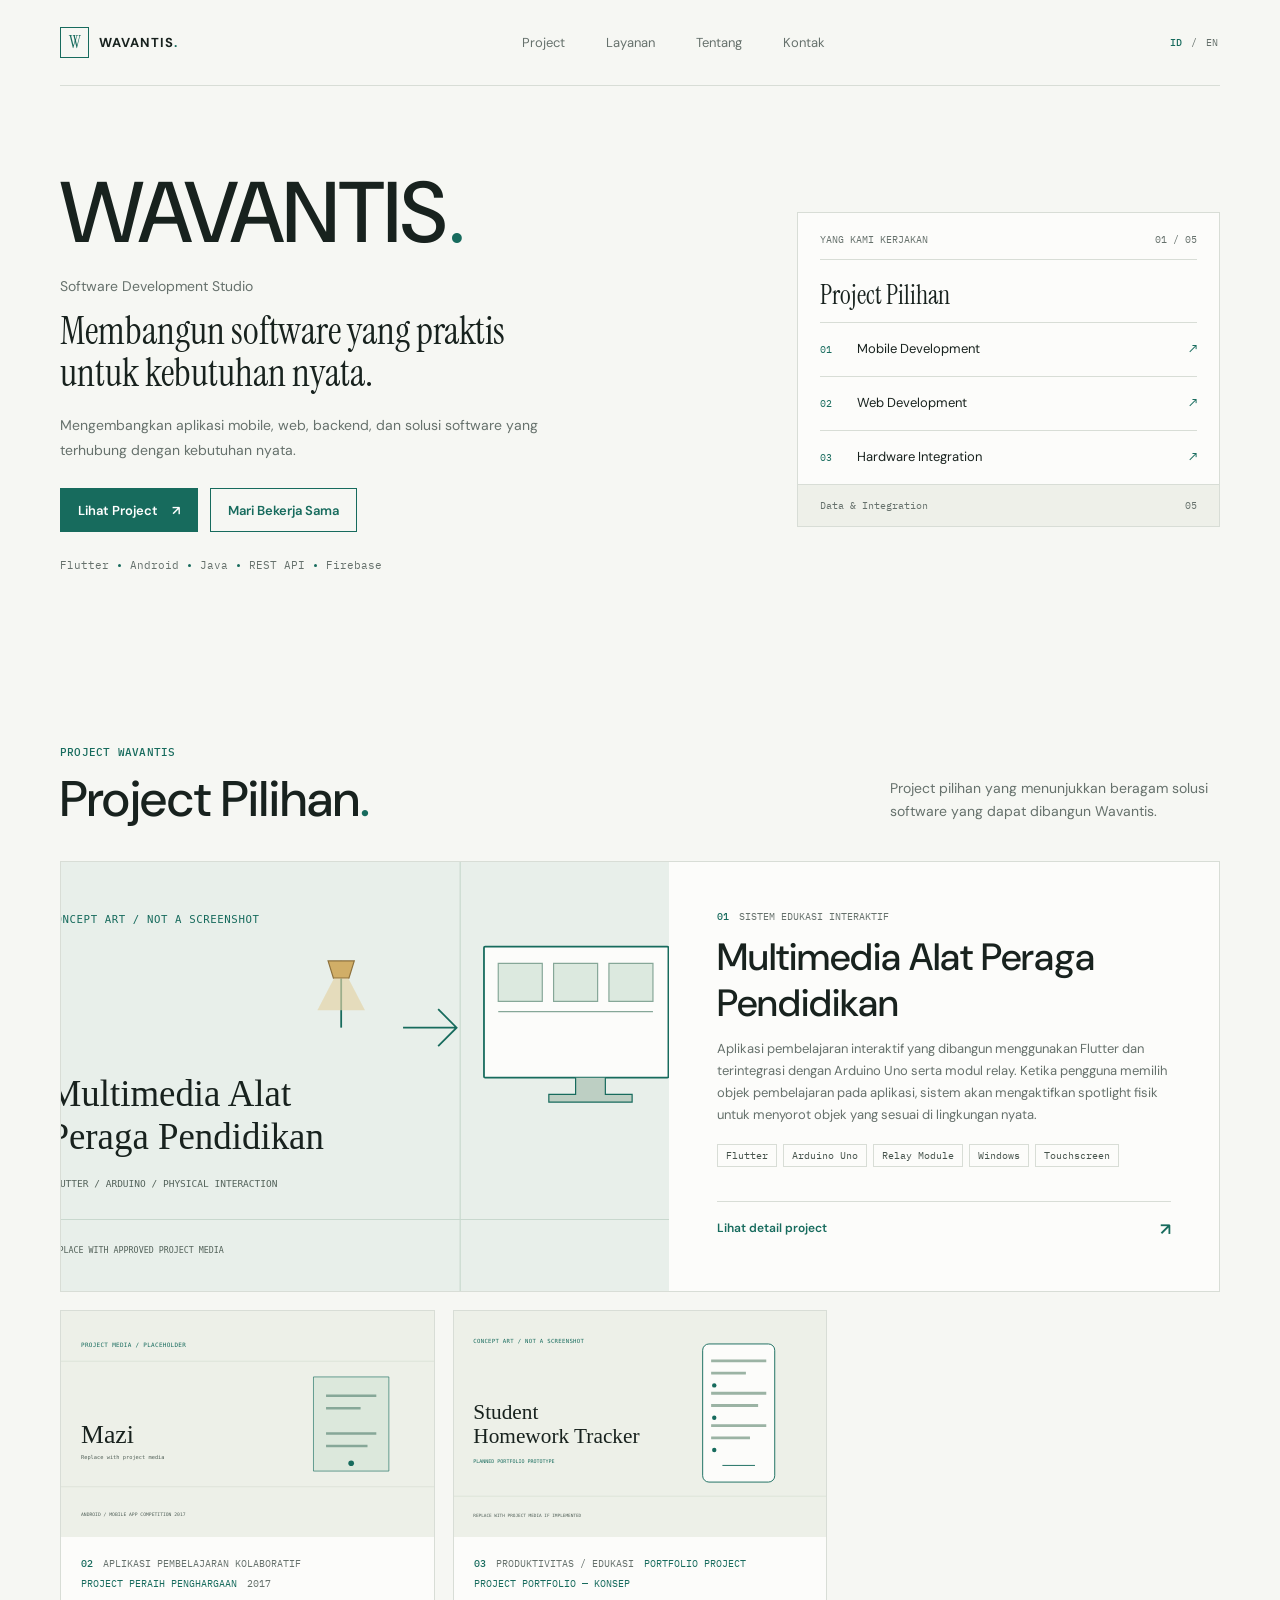
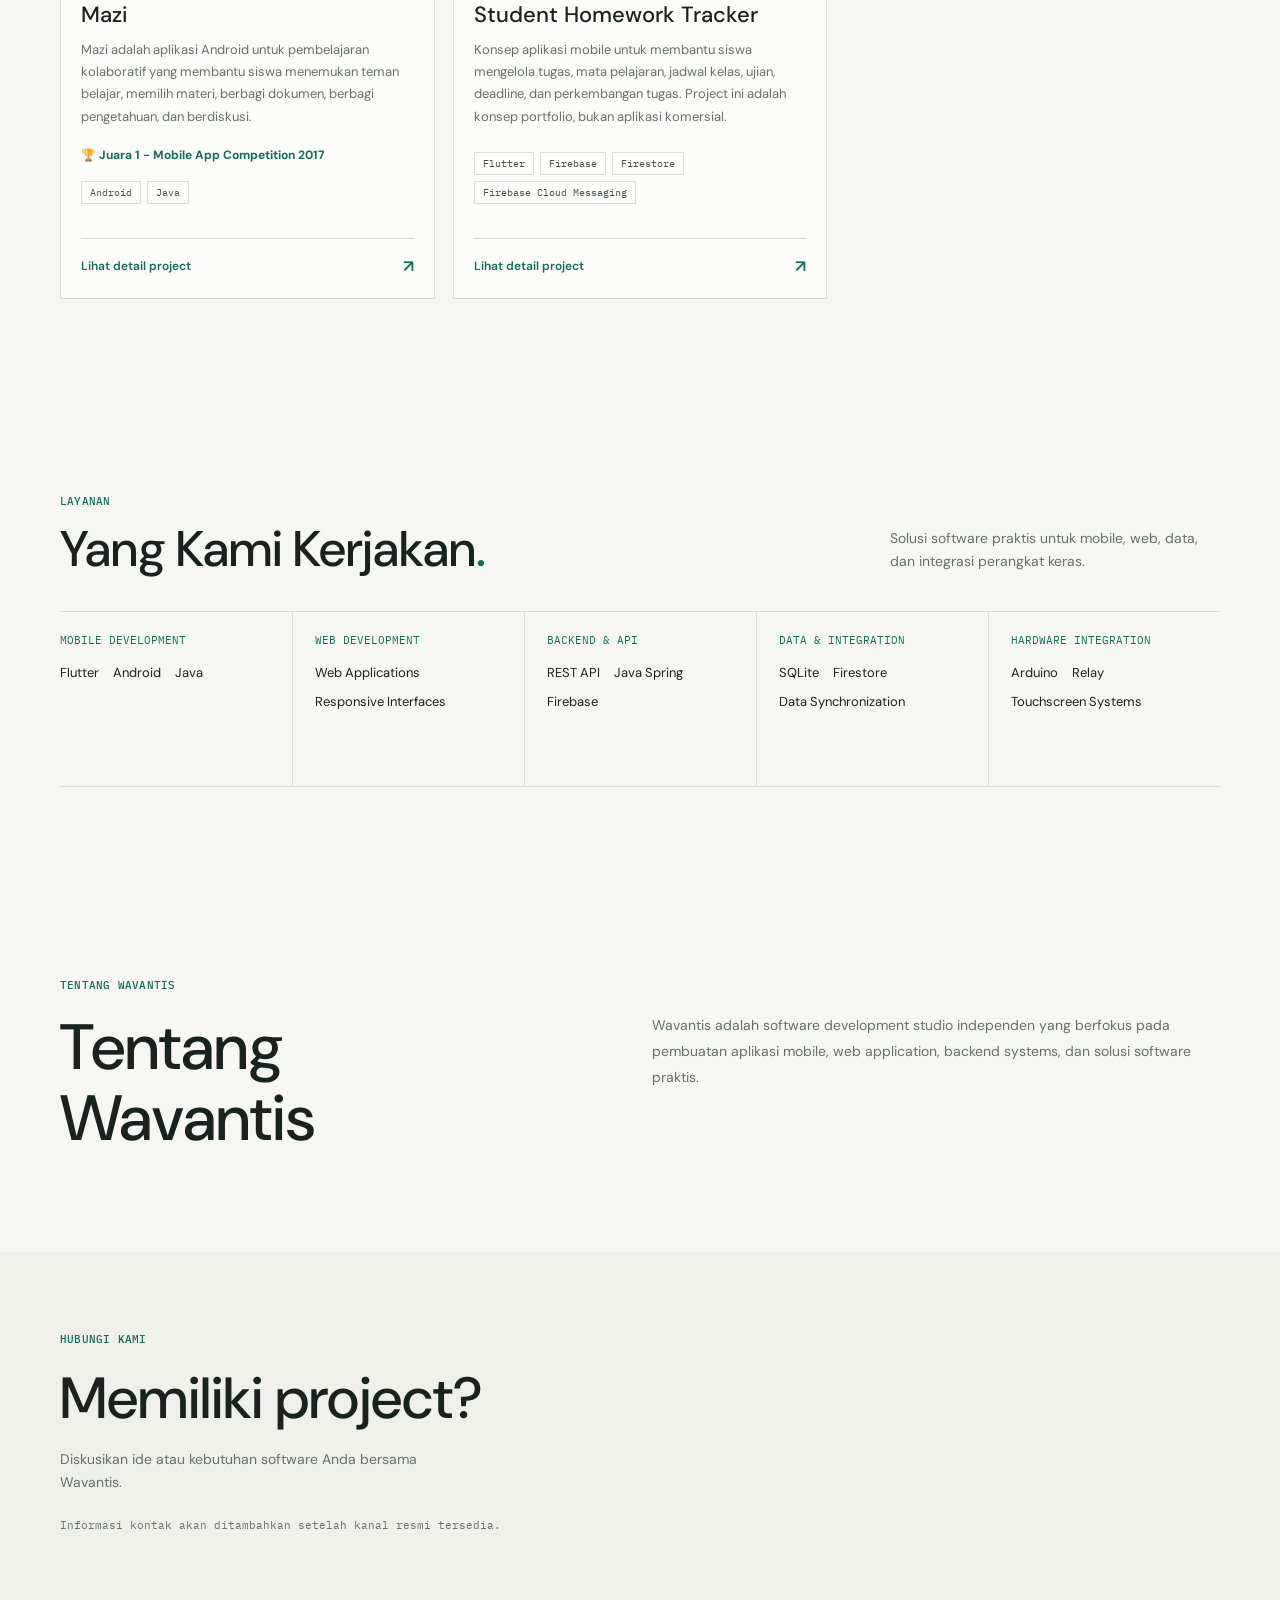
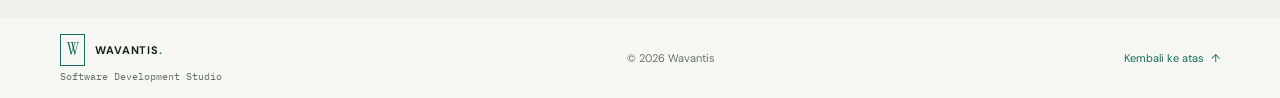
<file: index.html>
<!doctype html>
<html lang="id">
<head>
  <meta charset="utf-8">
  <meta name="viewport" content="width=device-width, initial-scale=1">
  <meta name="theme-color" content="#f6f7f3">
  <meta name="description" content="Wavantis adalah software development studio yang membangun aplikasi mobile, web, backend, dan solusi software untuk kebutuhan nyata.">
  <meta property="og:type" content="website">
  <meta property="og:title" content="Wavantis — Software Development Studio">
  <meta property="og:description" content="Wavantis adalah software development studio yang membangun aplikasi mobile, web, backend, dan solusi software untuk kebutuhan nyata.">
  <meta property="og:url" content="https://wavantis.github.io/">
  <meta property="og:image" content="https://wavantis.github.io/assets/og-cover.svg">
  <meta name="twitter:card" content="summary_large_image">
  <title>Wavantis — Software Development Studio</title>
  <link rel="canonical" href="https://wavantis.github.io/">
  <link rel="icon" href="assets/favicon.svg" type="image/svg+xml">
  <link rel="preconnect" href="https://fonts.googleapis.com">
  <link rel="preconnect" href="https://fonts.gstatic.com" crossorigin>
  <link href="https://fonts.googleapis.com/css2?family=DM+Sans:wght@400;500;600;700&family=Instrument+Serif:ital@0;1&family=IBM+Plex+Mono:wght@400;500&display=swap" rel="stylesheet">
  <link rel="stylesheet" href="styles.css">
  <script src="i18n.js" defer></script>
  <script src="script.js" defer></script>
</head>
<body>
  <a class="skip-link" href="#main" data-i18n="accessibility.skip">Lewati ke konten</a>
  <header class="site-header">
    <a class="wordmark" href="#top" data-i18n-attr="aria-label|nav.homeLabel">
      <span class="wordmark-mark" aria-hidden="true">W</span>
      <span>WAVANTIS<span class="wordmark-period">.</span></span>
    </a>
    <nav data-i18n-attr="aria-label|nav.mainLabel">
      <a href="#projects" data-i18n="nav.projects">Project</a>
      <a href="#capabilities" data-i18n="nav.capabilities">Layanan</a>
      <a href="#about" data-i18n="nav.about">Tentang</a>
      <a href="#contact" data-i18n="nav.contact">Kontak</a>
    </nav>
    <div class="language-toggle" data-language-toggle role="group" aria-label="Pilih bahasa">
      <button type="button" data-language="id" aria-pressed="true">ID</button>
      <span aria-hidden="true">/</span>
      <button type="button" data-language="en" aria-pressed="false">EN</button>
    </div>
  </header>

  <main id="main">
    <section class="hero section-shell" id="top" aria-labelledby="hero-title">
      <div class="hero-copy">
        <h1 id="hero-title">WAVANTIS<span class="heading-period">.</span></h1>
        <p class="hero-role" data-i18n="brand.tagline">Software Development Studio</p>
        <p class="hero-statement" data-i18n="hero.statement">Membangun software yang praktis untuk kebutuhan nyata.</p>
        <p class="hero-description" data-i18n="hero.description">Mengembangkan aplikasi mobile, web, backend, dan solusi software yang terhubung dengan kebutuhan nyata.</p>
        <div class="hero-actions">
          <a class="button button-primary" href="#projects"><span data-i18n="hero.viewProjects">Lihat Project</span> <span aria-hidden="true">&#8599;</span></a>
          <a class="button button-secondary" href="#contact" data-i18n="hero.contact">Mari Bekerja Sama</a>
        </div>
        <p class="hero-stack"><span>Flutter</span><i aria-hidden="true"></i><span>Android</span><i aria-hidden="true"></i><span>Java</span><i aria-hidden="true"></i><span>REST API</span><i aria-hidden="true"></i><span>Firebase</span></p>
      </div>
      <aside class="hero-index" data-i18n-attr="aria-label|capabilities.title">
        <div class="hero-index-top"><span data-i18n="capabilities.title">Layanan</span><span>01 / 05</span></div>
        <p class="hero-index-title" data-i18n="projects.title">Project Pilihan</p>
        <ol>
          <li><span class="index-number">01</span><span data-i18n="capabilities.mobile">Mobile Development</span><span class="index-arrow" aria-hidden="true">&#8599;</span></li>
          <li><span class="index-number">02</span><span data-i18n="capabilities.web">Web Development</span><span class="index-arrow" aria-hidden="true">&#8599;</span></li>
          <li><span class="index-number">03</span><span data-i18n="capabilities.hardware">Hardware Integration</span><span class="index-arrow" aria-hidden="true">&#8599;</span></li>
        </ol>
        <div class="hero-index-foot"><span data-i18n="capabilities.integration">Data &amp; Integration</span><span>05</span></div>
      </aside>
    </section>

    <section class="section-shell projects-section" id="projects" aria-labelledby="projects-title">
      <div class="section-heading">
        <div>
          <p class="eyebrow" data-i18n="projects.eyebrow">Project Wavantis</p>
          <h2 id="projects-title" data-i18n="projects.title">Project Pilihan<span class="heading-period">.</span></h2>
        </div>
        <p class="section-intro" data-i18n="projects.intro">Project pilihan yang menunjukkan beragam solusi software yang dapat dibangun Wavantis.</p>
      </div>
      <div class="project-grid" id="project-grid" aria-live="polite" aria-busy="true">
        <p class="project-status" data-i18n="projects.loading">Memuat project pilihan...</p>
      </div>
      <noscript><p class="project-status">Aktifkan JavaScript untuk melihat daftar project pilihan.</p></noscript>
    </section>

    <section class="section-shell skills-section" id="capabilities" aria-labelledby="capabilities-title">
      <div class="section-heading">
        <div>
          <p class="eyebrow" data-i18n="capabilities.eyebrow">Layanan</p>
          <h2 id="capabilities-title" data-i18n="capabilities.title">Yang Kami Kerjakan<span class="heading-period">.</span></h2>
        </div>
        <p class="section-intro" data-i18n="capabilities.intro">Solusi software praktis untuk mobile, web, data, dan integrasi perangkat keras.</p>
      </div>
      <div class="skill-grid">
        <div class="skill-group"><h3 data-i18n="capabilities.mobile">Mobile Development</h3><ul><li>Flutter</li><li>Android</li><li>Java</li></ul></div>
        <div class="skill-group"><h3 data-i18n="capabilities.web">Web Development</h3><ul><li data-i18n="capabilities.webApps">Web Applications</li><li data-i18n="capabilities.responsive">Responsive Interfaces</li></ul></div>
        <div class="skill-group"><h3 data-i18n="capabilities.backend">Backend &amp; API</h3><ul><li>REST API</li><li>Java Spring</li><li>Firebase</li></ul></div>
        <div class="skill-group"><h3 data-i18n="capabilities.integration">Data &amp; Integration</h3><ul><li>SQLite</li><li>Firestore</li><li data-i18n="capabilities.sync">Data Synchronization</li></ul></div>
        <div class="skill-group"><h3 data-i18n="capabilities.hardware">Hardware Integration</h3><ul><li>Arduino</li><li>Relay</li><li data-i18n="capabilities.touchscreen">Touchscreen Systems</li></ul></div>
      </div>
    </section>

    <section class="section-shell about-section" id="about" aria-labelledby="about-title">
      <p class="eyebrow" data-i18n="about.eyebrow">Tentang Wavantis</p>
      <div class="about-layout">
        <h2 id="about-title" data-i18n="about.title">Tentang Wavantis</h2>
        <div class="about-copy">
          <p data-i18n="about.description">Wavantis adalah software development studio independen yang berfokus pada pembuatan aplikasi mobile, web application, backend systems, dan solusi software praktis.</p>
        </div>
      </div>
    </section>

    <section class="contact-band" id="contact" aria-labelledby="contact-title">
      <div class="section-shell contact-layout contact-layout-simple">
        <div>
          <p class="eyebrow" data-i18n="contact.eyebrow">Hubungi Kami</p>
          <h2 id="contact-title" data-i18n="contact.title">Memiliki project?</h2>
          <p class="contact-intro" data-i18n="contact.intro">Diskusikan ide atau kebutuhan software Anda bersama Wavantis.</p>
          <p class="contact-note" data-i18n="contact.note">Informasi kontak akan ditambahkan setelah kanal resmi tersedia.</p>
        </div>
      </div>
    </section>
  </main>

  <footer class="site-footer section-shell">
    <div class="footer-brand"><a class="wordmark footer-wordmark" href="#top"><span class="wordmark-mark" aria-hidden="true">W</span><span>WAVANTIS<span class="wordmark-period">.</span></span></a><p data-i18n="brand.tagline">Software Development Studio</p></div>
    <p data-i18n="footer.copyright">© 2026 Wavantis</p>
    <a class="back-top" href="#top"><span data-i18n="footer.backTop">Kembali ke atas</span> <span aria-hidden="true">&#8593;</span></a>
  </footer>
</body>
</html>
</file>
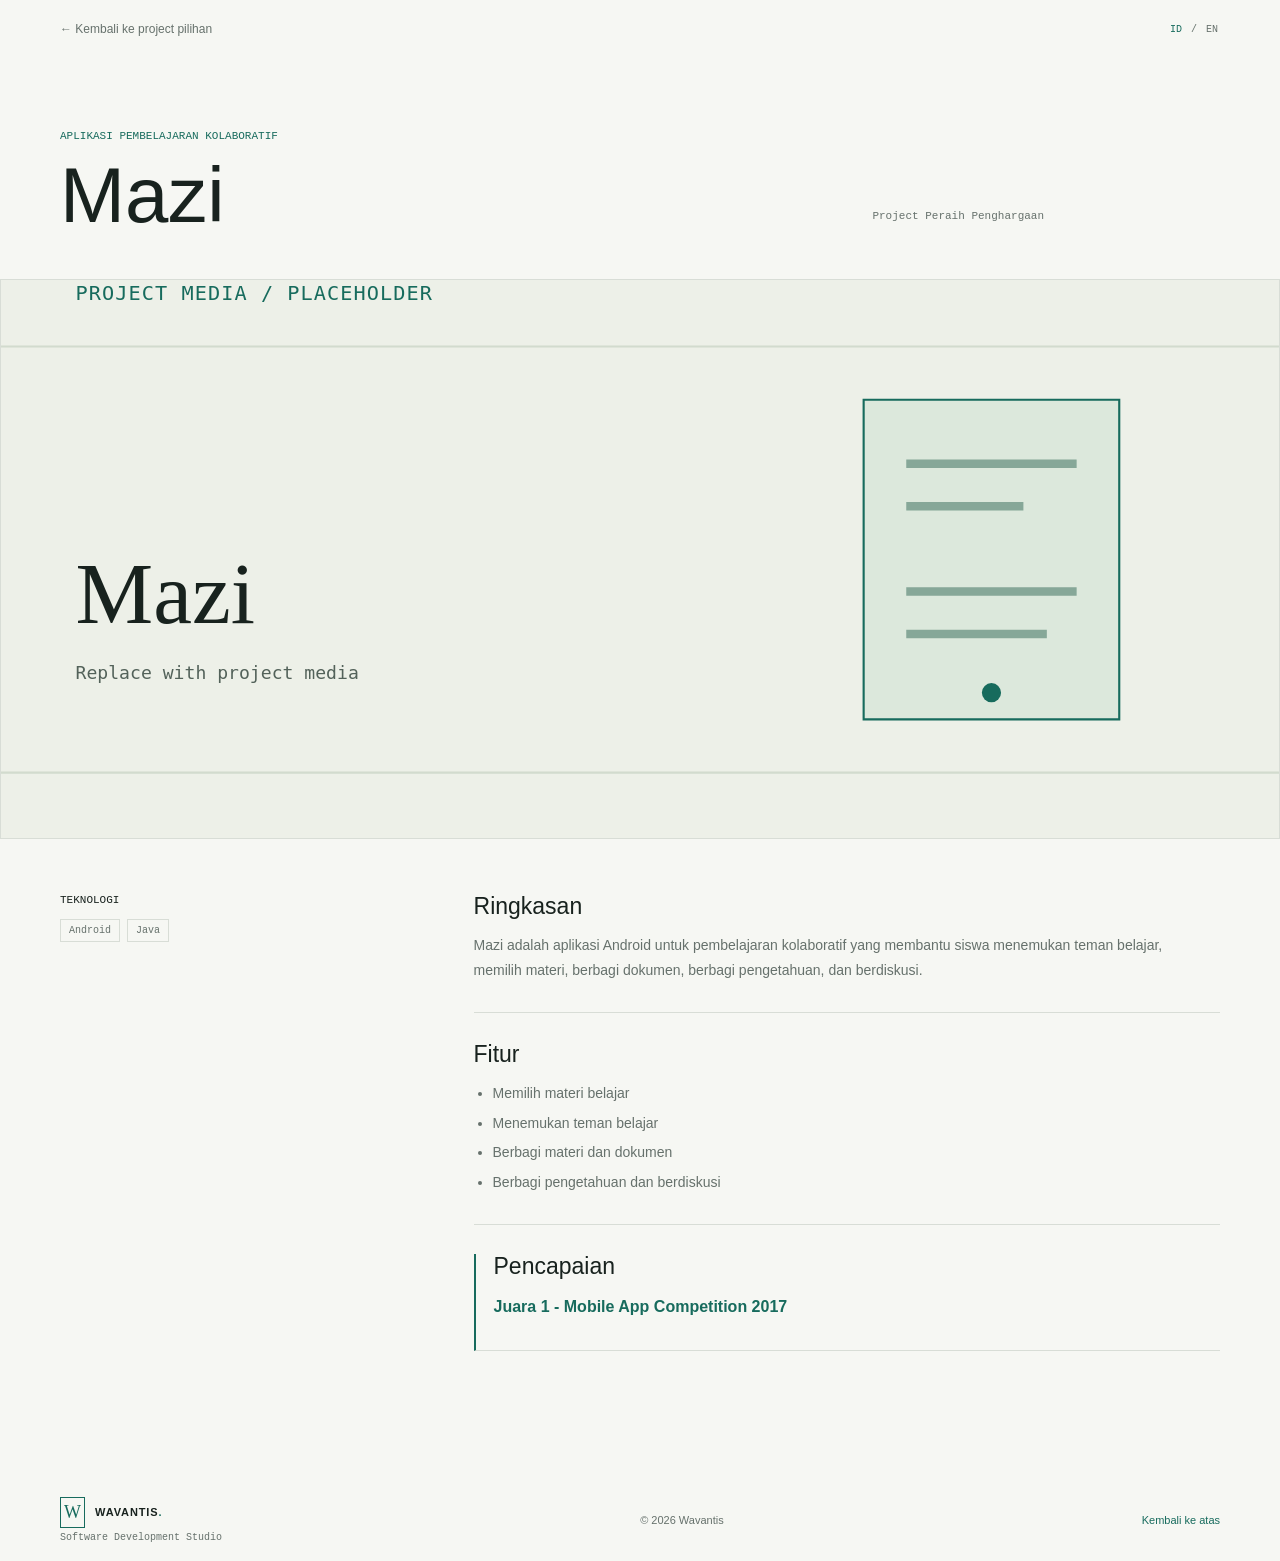
<file: projects/mazi/index.html>
<!doctype html>
<html lang="id">
<head>
  <meta charset="utf-8">
  <meta name="viewport" content="width=device-width, initial-scale=1">
  <meta name="description" content="Mazi adalah aplikasi Android untuk pembelajaran kolaboratif. Project ini meraih Juara 1 Mobile App Competition 2017.">
  <meta property="og:type" content="article">
  <meta property="og:title" content="Mazi — Wavantis">
  <meta property="og:description" content="Aplikasi Android untuk pembelajaran kolaboratif, peraih Juara 1 Mobile App Competition 2017.">
  <meta property="og:image" content="https://wavantis.github.io/projects/mazi/cover.svg">
  <title>Mazi — Wavantis</title>
  <link rel="canonical" href="https://wavantis.github.io/projects/mazi/">
  <link rel="icon" href="../../assets/favicon.svg" type="image/svg+xml">
  <link rel="stylesheet" href="../../styles.css">
  <script src="../../i18n.js" defer></script>
  <script src="../detail.js" defer></script>
</head>
<body>
  <a class="skip-link" href="#main" data-i18n="accessibility.skip">Lewati ke konten</a>
  <header class="detail-header section-shell"><a class="back-link" href="../../#projects">&#8592; <span data-i18n="detail.back">Kembali ke project pilihan</span></a><div class="language-toggle" data-language-toggle role="group" aria-label="Pilih bahasa"><button type="button" data-language="id" aria-pressed="true">ID</button><span aria-hidden="true">/</span><button type="button" data-language="en" aria-pressed="false">EN</button></div></header>
  <main id="main"><div class="project-detail" id="project-detail" data-project="project.json" aria-live="polite"></div></main>
  <footer class="site-footer section-shell"><div class="footer-brand"><a class="wordmark footer-wordmark" href="../../"><span class="wordmark-mark" aria-hidden="true">W</span><span>WAVANTIS<span class="wordmark-period">.</span></span></a><p data-i18n="brand.tagline">Software Development Studio</p></div><p data-i18n="footer.copyright">© 2026 Wavantis</p><a class="back-top" href="../../#top" data-i18n="footer.backTop">Kembali ke atas</a></footer>
</body>
</html>
</file>
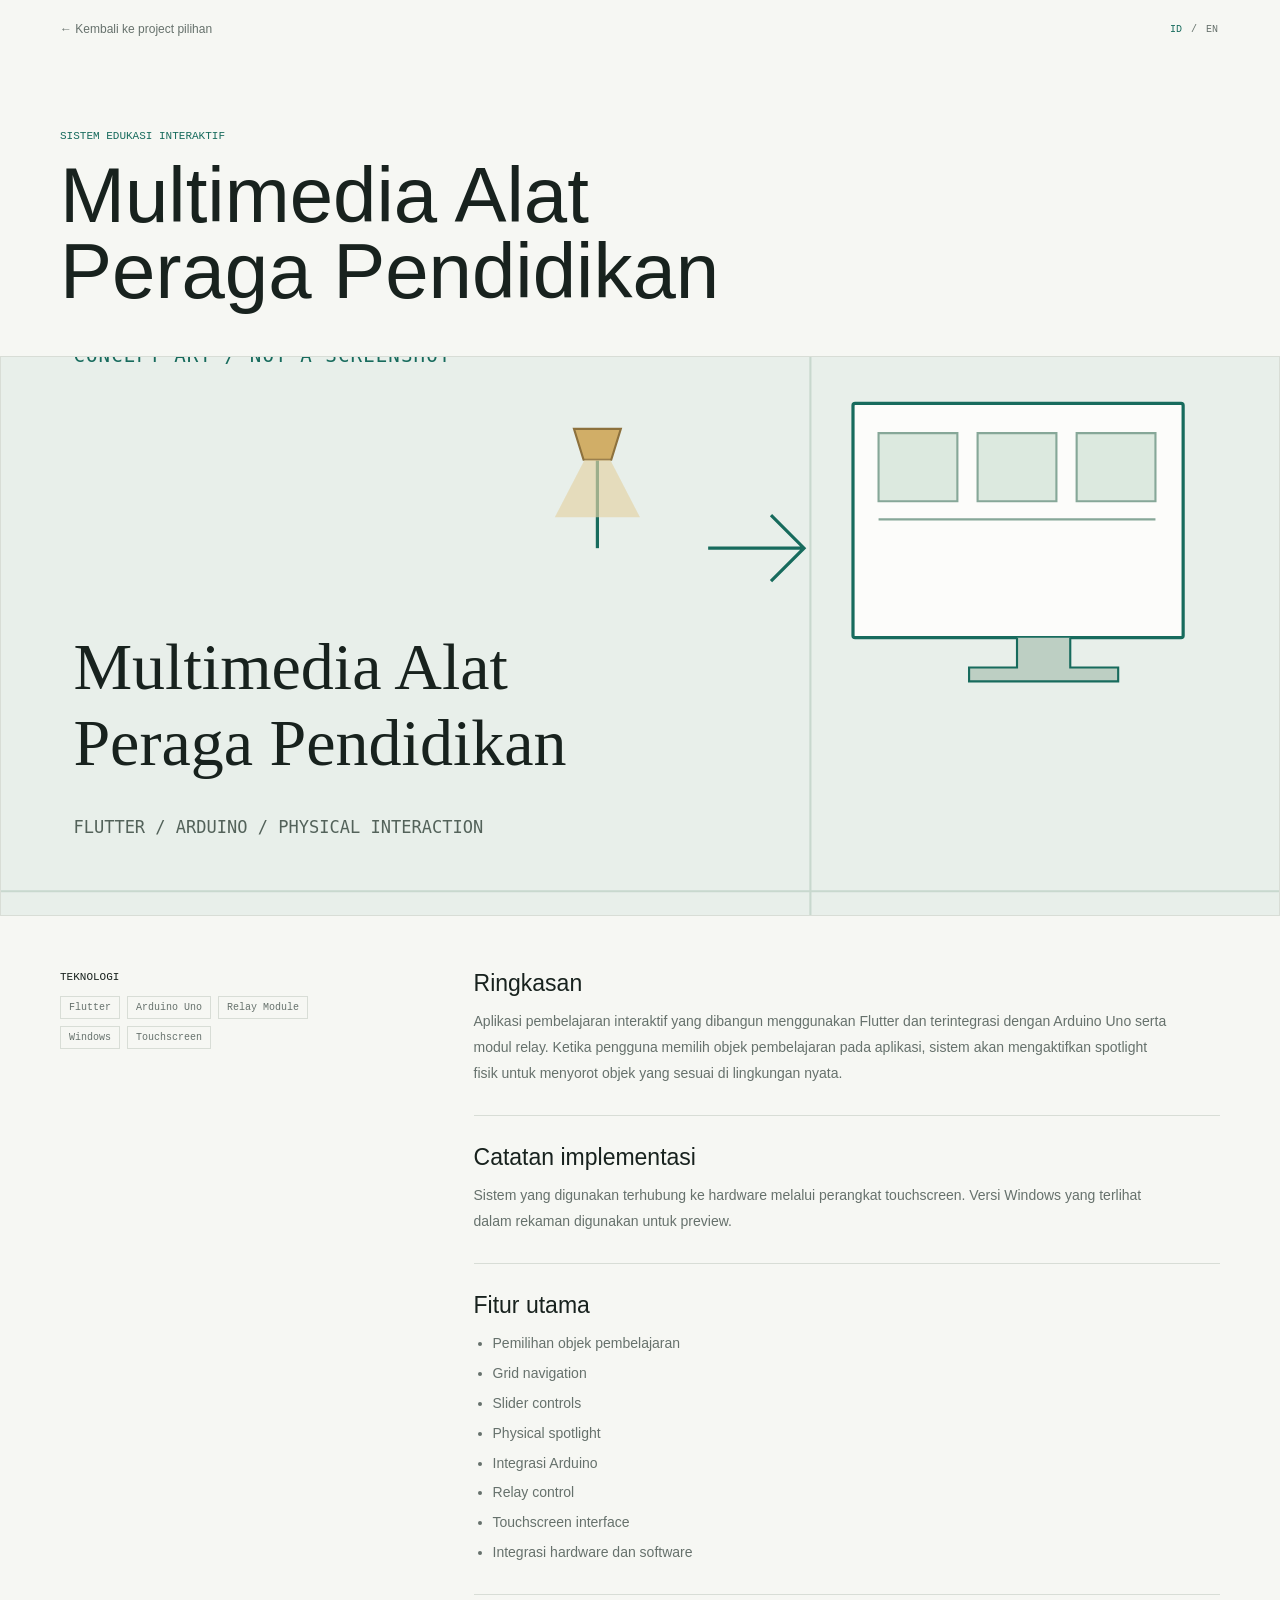
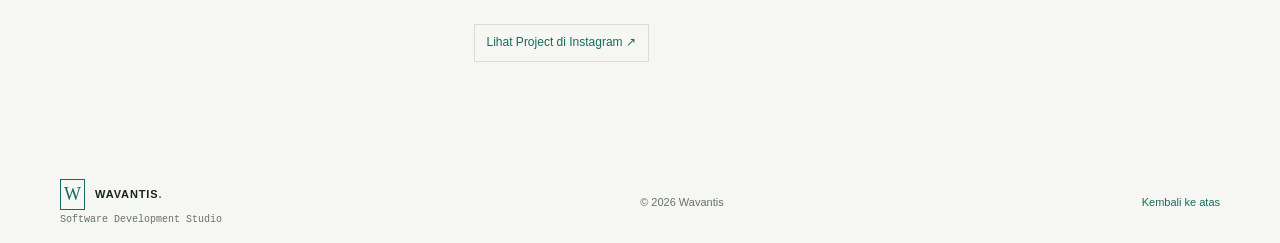
<file: projects/multimedia-alat-peraga/index.html>
<!doctype html>
<html lang="id">
<head>
  <meta charset="utf-8">
  <meta name="viewport" content="width=device-width, initial-scale=1">
  <meta name="description" content="Aplikasi pembelajaran interaktif dengan Flutter, Arduino Uno, modul relay, dan spotlight fisik.">
  <meta property="og:type" content="article">
  <meta property="og:title" content="Multimedia Alat Peraga Pendidikan — Wavantis">
  <meta property="og:description" content="Aplikasi edukasi interaktif yang menghubungkan Flutter, touchscreen, Arduino, dan spotlight fisik.">
  <meta property="og:image" content="https://wavantis.github.io/projects/multimedia-alat-peraga/cover.svg">
  <title>Multimedia Alat Peraga Pendidikan — Wavantis</title>
  <link rel="canonical" href="https://wavantis.github.io/projects/multimedia-alat-peraga/">
  <link rel="icon" href="../../assets/favicon.svg" type="image/svg+xml">
  <link rel="stylesheet" href="../../styles.css">
  <script src="../../i18n.js" defer></script>
  <script src="../detail.js" defer></script>
</head>
<body>
  <a class="skip-link" href="#main" data-i18n="accessibility.skip">Lewati ke konten</a>
  <header class="detail-header section-shell"><a class="back-link" href="../../#projects">&#8592; <span data-i18n="detail.back">Kembali ke project pilihan</span></a><div class="language-toggle" data-language-toggle role="group" aria-label="Pilih bahasa"><button type="button" data-language="id" aria-pressed="true">ID</button><span aria-hidden="true">/</span><button type="button" data-language="en" aria-pressed="false">EN</button></div></header>
  <main id="main"><div class="project-detail" id="project-detail" data-project="project.json" aria-live="polite"></div></main>
  <footer class="site-footer section-shell"><div class="footer-brand"><a class="wordmark footer-wordmark" href="../../"><span class="wordmark-mark" aria-hidden="true">W</span><span>WAVANTIS<span class="wordmark-period">.</span></span></a><p data-i18n="brand.tagline">Software Development Studio</p></div><p data-i18n="footer.copyright">© 2026 Wavantis</p><a class="back-top" href="../../#top" data-i18n="footer.backTop">Kembali ke atas</a></footer>
</body>
</html>
</file>
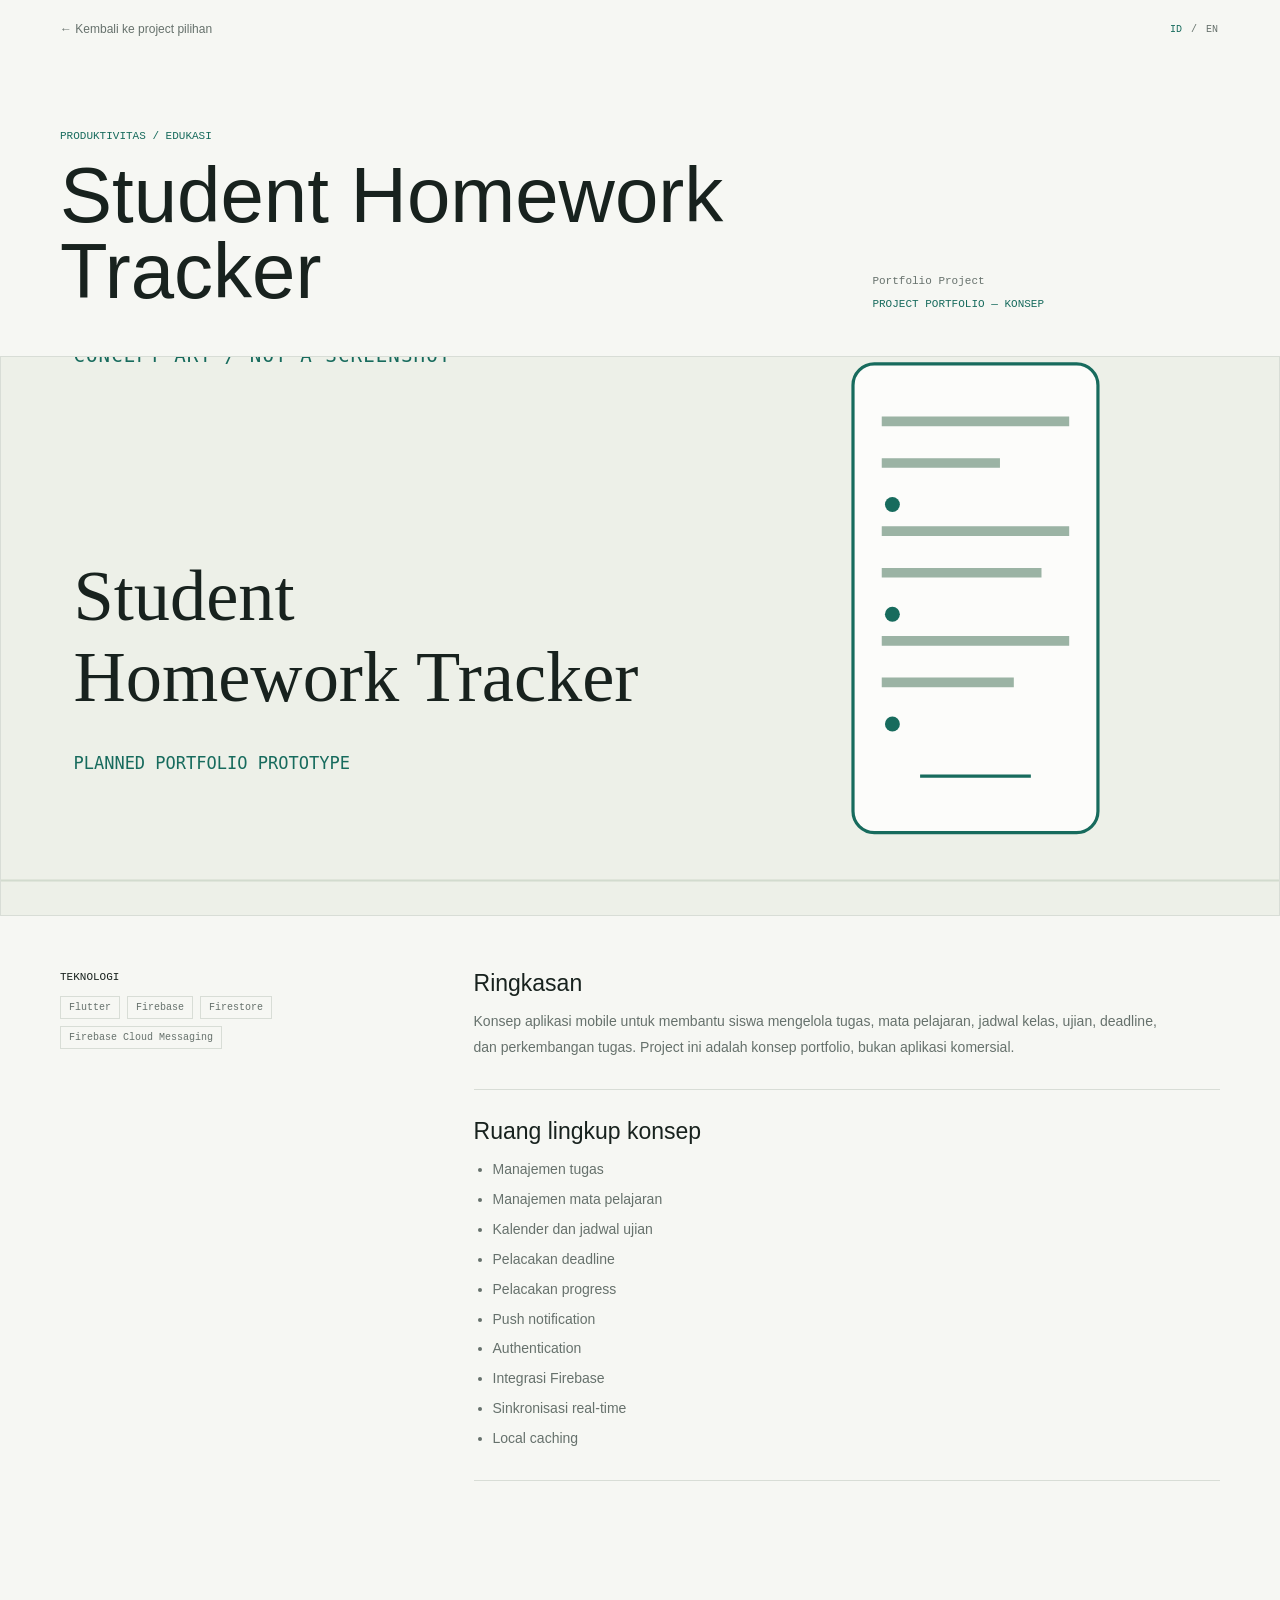
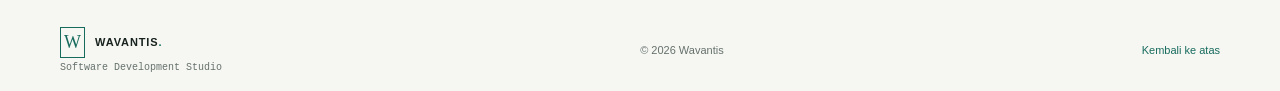
<file: projects/student-homework-tracker/index.html>
<!doctype html>
<html lang="id">
<head>
  <meta charset="utf-8">
  <meta name="viewport" content="width=device-width, initial-scale=1">
  <meta name="description" content="Konsep portfolio app mobile untuk membantu siswa mengelola tugas, jadwal, ujian, deadline, dan progress.">
  <meta property="og:type" content="article">
  <meta property="og:title" content="Student Homework Tracker — Wavantis">
  <meta property="og:description" content="Konsep portfolio app mobile untuk pengelolaan tugas dan kegiatan belajar dengan Flutter dan Firebase.">
  <meta property="og:image" content="https://wavantis.github.io/projects/student-homework-tracker/cover.svg">
  <title>Student Homework Tracker — Wavantis</title>
  <link rel="canonical" href="https://wavantis.github.io/projects/student-homework-tracker/">
  <link rel="icon" href="../../assets/favicon.svg" type="image/svg+xml">
  <link rel="stylesheet" href="../../styles.css">
  <script src="../../i18n.js" defer></script>
  <script src="../detail.js" defer></script>
</head>
<body>
  <a class="skip-link" href="#main" data-i18n="accessibility.skip">Lewati ke konten</a>
  <header class="detail-header section-shell"><a class="back-link" href="../../#projects">&#8592; <span data-i18n="detail.back">Kembali ke project pilihan</span></a><div class="language-toggle" data-language-toggle role="group" aria-label="Pilih bahasa"><button type="button" data-language="id" aria-pressed="true">ID</button><span aria-hidden="true">/</span><button type="button" data-language="en" aria-pressed="false">EN</button></div></header>
  <main id="main"><div class="project-detail" id="project-detail" data-project="project.json" aria-live="polite"></div></main>
  <footer class="site-footer section-shell"><div class="footer-brand"><a class="wordmark footer-wordmark" href="../../"><span class="wordmark-mark" aria-hidden="true">W</span><span>WAVANTIS<span class="wordmark-period">.</span></span></a><p data-i18n="brand.tagline">Software Development Studio</p></div><p data-i18n="footer.copyright">© 2026 Wavantis</p><a class="back-top" href="../../#top" data-i18n="footer.backTop">Kembali ke atas</a></footer>
</body>
</html>
</file>
<file: styles.css>
:root {
  color-scheme: light;
  --paper: #f6f7f3;
  --paper-deep: #eef0e9;
  --surface: #fcfcfa;
  --ink: #18221e;
  --muted: #66716c;
  --line: #d8ddd6;
  --accent: #176b5d;
  --accent-soft: #e2eee8;
  --serif: "Instrument Serif", "Iowan Old Style", Georgia, serif;
  --sans: "DM Sans", "Segoe UI", sans-serif;
  --mono: "IBM Plex Mono", Consolas, monospace;
  --content: 1160px;
}

* { box-sizing: border-box; }
html { scroll-behavior: smooth; scroll-padding-top: 32px; }
body { margin: 0; background: var(--paper); color: var(--ink); font-family: var(--sans); font-size: 16px; line-height: 1.65; -webkit-font-smoothing: antialiased; }
a { color: inherit; }
::selection { background: var(--accent-soft); color: var(--ink); }

.skip-link { position: absolute; z-index: 10; top: 8px; left: 8px; padding: 10px 14px; transform: translateY(-150%); background: var(--ink); color: white; }
.skip-link:focus { transform: translateY(0); }
.section-shell, .site-header { width: min(var(--content), calc(100% - 64px)); margin-inline: auto; }
.site-header { min-height: 86px; display: flex; align-items: center; justify-content: space-between; gap: 22px; border-bottom: 1px solid var(--line); }
.wordmark { display: inline-flex; align-items: center; gap: 10px; color: var(--ink); font-size: 13px; font-weight: 700; letter-spacing: .08em; text-decoration: none; }
.wordmark-mark { display: grid; width: 29px; aspect-ratio: 1; place-items: center; border: 1px solid var(--accent); color: var(--accent); font-family: var(--serif); font-size: 18px; font-weight: 400; letter-spacing: 0; }
.wordmark-period, .heading-period { color: var(--accent); }
.site-header nav { display: flex; gap: clamp(18px, 3.2vw, 42px); }
.site-header nav a { color: var(--muted); font-size: 13px; text-decoration: none; transition: color .2s ease; }
.site-header nav a:hover, .site-header nav a:focus-visible { color: var(--accent); }
.language-toggle { display: inline-flex; align-items: center; gap: 7px; color: var(--muted); font: 10px var(--mono); white-space: nowrap; }
.language-toggle button { padding: 3px 2px; border: 0; background: transparent; color: var(--muted); cursor: pointer; font: inherit; }
.language-toggle button:hover, .language-toggle button.is-active { color: var(--accent); }
.language-toggle button.is-active { font-weight: 500; }

.hero { min-height: 570px; padding-block: 78px 82px; display: grid; grid-template-columns: minmax(0, 1.2fr) minmax(290px, .8fr); gap: clamp(42px, 8vw, 120px); align-items: center; }
.hero-copy { animation: arrive .65s both ease-out; }
.eyebrow { margin: 0 0 20px; color: var(--accent); font: 500 11px/1.4 var(--mono); letter-spacing: .02em; text-transform: uppercase; }
.eyebrow-mark { display: inline-block; width: 7px; height: 7px; margin-right: 8px; border-radius: 50%; background: var(--accent); vertical-align: 1px; }
.hero h1 { margin: 0; font-size: clamp(54px, 7.2vw, 86px); font-weight: 500; letter-spacing: 0; line-height: .96; }
.hero h1 span { color: var(--accent); font-family: var(--serif); font-size: 1.08em; font-weight: 400; }
.hero-role { margin: 20px 0 12px; color: var(--muted); font-size: 14px; }
.hero-role span { padding-inline: 5px; color: var(--accent); }
.hero-brand { margin: 28px 0 0; color: var(--accent); font: 11px var(--mono); letter-spacing: .02em; text-transform: uppercase; }
.hero-brand span { color: var(--muted); }
.hero-statement { max-width: 520px; margin: 0; font-family: var(--serif); font-size: clamp(27px, 3.5vw, 38px); line-height: 1.12; }
.hero-description { max-width: 535px; margin: 18px 0 0; color: var(--muted); font-size: 14px; line-height: 1.8; }
.hero-actions { display: flex; flex-wrap: wrap; gap: 12px; margin-top: 25px; }
.button { min-height: 44px; padding: 10px 17px; display: inline-flex; align-items: center; justify-content: center; gap: 14px; border: 1px solid var(--accent); font-size: 13px; font-weight: 600; text-decoration: none; transition: background .2s ease, color .2s ease, transform .2s ease; }
.button:hover { transform: translateY(-2px); }
.button-primary { background: var(--accent); color: white; }
.button-primary:hover { background: #10584c; }
.button-secondary { color: var(--accent); }
.button-secondary:hover { background: var(--accent-soft); }
.hero-stack { display: flex; flex-wrap: wrap; align-items: center; gap: 9px; margin: 26px 0 0; color: var(--muted); font: 11px var(--mono); }
.hero-stack i { width: 3px; height: 3px; border-radius: 50%; background: var(--accent); }
.hero-index { align-self: center; padding: 20px 22px 0; border: 1px solid var(--line); background: var(--surface); animation: arrive .65s .12s both ease-out; }
.hero-index-top, .hero-index-foot { display: flex; justify-content: space-between; color: var(--muted); font: 10px var(--mono); text-transform: uppercase; }
.hero-index-top { padding-bottom: 13px; border-bottom: 1px solid var(--line); }
.hero-index-title { margin: 22px 0 14px; font-family: var(--serif); font-size: 26px; line-height: 1; }
.hero-index ol { margin: 0; padding: 0; list-style: none; }
.hero-index li { min-height: 54px; display: grid; grid-template-columns: 28px 1fr 16px; gap: 9px; align-items: center; border-top: 1px solid var(--line); font-size: 13px; }
.index-number, .index-arrow { color: var(--accent); font: 10px var(--mono); }
.index-arrow { justify-self: end; font-size: 14px; }
.hero-index-foot { margin-inline: -22px; padding: 14px 22px; border-top: 1px solid var(--line); background: var(--paper-deep); text-transform: none; }

.projects-section { padding-block: 89px 104px; }
.section-heading { display: flex; justify-content: space-between; align-items: end; gap: 30px; margin-bottom: 34px; }
.section-heading .eyebrow { margin-bottom: 12px; }
h2 { margin: 0; font-size: clamp(34px, 4.3vw, 50px); font-weight: 500; letter-spacing: 0; line-height: 1.1; }
.section-intro { max-width: 330px; margin: 0 0 4px; color: var(--muted); font-size: 14px; }
.project-grid { display: grid; grid-template-columns: repeat(3, minmax(0, 1fr)); gap: 18px; }
.project-card { min-width: 0; border: 1px solid var(--line); background: var(--surface); transition: border-color .2s ease, transform .2s ease, box-shadow .2s ease; }
.project-card:hover { transform: translateY(-4px); border-color: #aebbb2; box-shadow: 0 12px 28px #18221e0a; }
.project-card-link { height: 100%; display: flex; flex-direction: column; color: inherit; text-decoration: none; }
.project-card-highlighted { grid-column: 1 / -1; }
.project-card-highlighted .project-card-link { display: grid; grid-template-columns: 1.05fr .95fr; }
.project-card-highlighted .project-image-wrap { height: 100%; min-height: 270px; aspect-ratio: auto; }
.project-card-highlighted .project-card-body { padding: clamp(22px, 4vw, 48px); }
.project-card-highlighted .project-title { font-size: clamp(26px, 3.4vw, 38px); }
.project-image-wrap { position: relative; overflow: hidden; aspect-ratio: 1.65; background: var(--paper-deep); }
.project-image-wrap img { width: 100%; height: 100%; display: block; object-fit: cover; transition: transform .35s ease; }
.project-card:hover .project-image-wrap img { transform: scale(1.025); }
.project-card-body { padding: 20px 20px 18px; display: flex; flex: 1; flex-direction: column; }
.project-kicker { display: flex; flex-wrap: wrap; gap: 7px 10px; align-items: center; margin-bottom: 12px; color: var(--muted); font: 10px var(--mono); text-transform: uppercase; }
.project-order { color: var(--accent); font-weight: 500; }
.project-type, .project-status-label { color: var(--accent); }
.project-private { color: var(--accent); }
.project-title { margin: 0; font-size: 22px; font-weight: 500; line-height: 1.2; }
.project-description { margin: 11px 0 18px; color: var(--muted); font-size: 13px; line-height: 1.7; }
.project-achievement { margin: 0 0 16px; color: var(--accent); font-size: 12px; font-weight: 700; }
.project-tags { display: flex; flex-wrap: wrap; gap: 6px; margin-top: auto; padding: 0; list-style: none; }
.project-tags li { padding: 4px 8px; border: 1px solid var(--line); color: #46534c; font: 10px var(--mono); }
.project-card-foot { display: flex; justify-content: space-between; align-items: center; margin-top: 18px; padding-top: 13px; border-top: 1px solid var(--line); color: var(--accent); font-size: 12px; font-weight: 600; }
.project-card-foot span:last-child { font-size: 17px; }
.project-status { grid-column: 1 / -1; min-height: 130px; margin: 0; padding: 24px; border: 1px dashed var(--line); color: var(--muted); }

.experience-band, .contact-band { background: var(--paper-deep); }
.experience-layout { padding-block: 86px 91px; display: grid; grid-template-columns: .82fr 1.18fr; gap: clamp(45px, 10vw, 140px); }
.experience-heading h2 { font-size: clamp(38px, 5vw, 58px); }
.experience-heading h2 em, .about-layout h2 em, .contact-layout h2 em { color: var(--accent); font-family: var(--serif); font-weight: 400; }
.experience-heading > p:last-child { max-width: 310px; margin-top: 20px; color: var(--muted); font-size: 14px; }
.experience-entry { padding-top: 7px; }
.experience-topline { display: flex; align-items: center; gap: 10px; color: var(--accent); font: 11px var(--mono); }
.experience-dot { width: 7px; height: 7px; border-radius: 50%; background: var(--accent); }
.experience-entry h3 { margin: 15px 0 5px; font-size: 23px; font-weight: 500; }
.experience-role { margin: 0; color: var(--muted); font-size: 13px; }
.experience-role span { padding-inline: 5px; color: var(--accent); }
.experience-description { max-width: 560px; margin: 23px 0; color: var(--muted); font-size: 14px; }
.experience-list { display: grid; grid-template-columns: 1fr 1fr; gap: 10px 20px; margin: 0; padding: 0; list-style: none; }
.experience-list li { position: relative; padding-left: 16px; color: #3d4943; font-size: 12px; }
.experience-list li::before { position: absolute; top: .75em; left: 0; width: 5px; height: 1px; background: var(--accent); content: ""; }

.skills-section { padding-block: 91px 99px; }
.skill-grid { display: grid; grid-template-columns: repeat(5, minmax(0, 1fr)); border-top: 1px solid var(--line); border-bottom: 1px solid var(--line); }
.skill-group { min-height: 174px; padding: 21px 22px 22px 0; }
.skill-group + .skill-group { padding-left: 22px; border-left: 1px solid var(--line); }
.skill-group h3 { margin: 0 0 15px; color: var(--accent); font: 11px var(--mono); text-transform: uppercase; }
.skill-group ul { display: flex; flex-wrap: wrap; gap: 8px 14px; margin: 0; padding: 0; list-style: none; }
.skill-group li { color: var(--ink); font-size: 13px; }

.awards-band { padding-block: 76px 87px; border-top: 1px solid var(--line); background: #f0f3ee; }
.awards-heading { margin-bottom: 24px; }
.award-list { border-top: 1px solid var(--line); }
.award-row { min-height: 94px; display: grid; grid-template-columns: 105px 1fr 42px; gap: 20px; align-items: center; border-bottom: 1px solid var(--line); }
.award-year, .award-mark { color: var(--accent); font: 10px var(--mono); }
.award-row h3 { margin: 0; font-size: 16px; font-weight: 500; }
.award-row p { margin: 4px 0 0; color: var(--muted); font-size: 12px; }
.award-row p span { padding-inline: 4px; color: var(--accent); }
.award-mark { justify-self: end; font-size: 12px; }

.about-section { padding-block: 92px 98px; }
.about-layout { display: grid; grid-template-columns: .9fr 1.1fr; gap: clamp(48px, 10vw, 140px); align-items: start; }
.about-layout h2 { font-size: clamp(42px, 5.4vw, 64px); }
.about-copy p { max-width: 570px; margin: 0 0 17px; color: var(--muted); font-size: 14px; line-height: 1.85; }
.about-copy .about-education { margin-top: 27px; padding-top: 16px; border-top: 1px solid var(--line); color: var(--ink); font-size: 12px; }
.about-education span { margin-right: 17px; color: var(--accent); font: 10px var(--mono); text-transform: uppercase; }
.about-education i { padding-inline: 5px; color: var(--accent); font-style: normal; }
.contact-layout { padding-block: 80px 86px; display: grid; grid-template-columns: 1.15fr .85fr; gap: 50px; align-items: center; }
.contact-layout-simple { grid-template-columns: minmax(0, 760px); }
.contact-layout h2 { font-size: clamp(38px, 5vw, 58px); }
.contact-intro { max-width: 400px; margin: 17px 0 0; color: var(--muted); font-size: 14px; }
.contact-note { margin: 24px 0 0; color: var(--muted); font: 11px var(--mono); }
.site-footer { min-height: 80px; display: flex; justify-content: space-between; align-items: center; gap: 20px; }
.footer-brand { display: grid; gap: 4px; }
.footer-brand > p { margin: 0; color: var(--muted); font: 10px var(--mono); }
.footer-wordmark { font-size: 11px; }
.footer-wordmark .wordmark-mark { width: 25px; }
.site-footer > p, .back-top { margin: 0; color: var(--muted); font-size: 11px; text-decoration: none; }
.site-footer > p span { padding-inline: 5px; color: var(--accent); }
.back-top { color: var(--accent); }
.back-top span { padding-left: 4px; }

.detail-header { padding-block: 20px; display: flex; align-items: center; justify-content: space-between; gap: 20px; }
.detail-header .back-link { color: var(--muted); font-size: 12px; text-decoration: none; }
.detail-header .back-link:hover { color: var(--accent); }
.project-detail { min-height: 70vh; }
.detail-hero { padding-block: 70px 46px; display: grid; grid-template-columns: 1fr minmax(220px, .45fr); gap: 40px; align-items: end; }
.detail-hero h1 { max-width: 760px; margin: 0; font-size: clamp(44px, 7vw, 78px); font-weight: 500; letter-spacing: 0; line-height: .98; }
.detail-category { margin: 0 0 15px; color: var(--accent); font: 11px var(--mono); text-transform: uppercase; }
.detail-role { margin: 0 0 5px; color: var(--muted); font-size: 13px; }
.detail-meta { color: var(--muted); font: 11px var(--mono); }
.detail-status { margin: 9px 0 0; color: var(--accent); font: 11px var(--mono); text-transform: uppercase; }
.detail-cover { width: 100%; max-height: 560px; display: block; border: 1px solid var(--line); background: var(--paper-deep); object-fit: cover; }
.detail-content { padding-block: 55px 100px; display: grid; grid-template-columns: minmax(180px, .42fr) minmax(0, 1fr); gap: clamp(40px, 8vw, 100px); }
.detail-aside { align-self: start; position: sticky; top: 24px; }
.detail-aside h2 { margin: 0 0 13px; font: 11px var(--mono); text-transform: uppercase; }
.detail-aside ul { display: flex; flex-wrap: wrap; gap: 7px; margin: 0; padding: 0; list-style: none; }
.detail-aside li { padding: 5px 8px; border: 1px solid var(--line); color: var(--muted); font: 10px var(--mono); }
.detail-prose { min-width: 0; }
.detail-section { padding-block: 0 28px; margin-bottom: 29px; border-bottom: 1px solid var(--line); }
.detail-section h2 { margin-bottom: 13px; font-size: 23px; }
.detail-section p { max-width: 700px; margin: 0; color: var(--muted); font-size: 14px; line-height: 1.85; white-space: pre-line; }
.detail-award { padding-left: 18px; border-left: 2px solid var(--accent); }
.detail-award p { color: var(--accent); font-size: 16px; font-weight: 600; }
.detail-section ul { max-width: 700px; margin: 0; padding-left: 19px; color: var(--muted); font-size: 14px; line-height: 1.85; }
.detail-section li + li { margin-top: 4px; }
.detail-gallery { display: grid; grid-template-columns: repeat(2, minmax(0, 1fr)); gap: 12px; margin-top: 18px; }
.detail-gallery img { width: 100%; aspect-ratio: 1.55; object-fit: cover; border: 1px solid var(--line); }
.detail-note { padding: 16px 18px; border-left: 2px solid var(--accent); background: var(--accent-soft); color: #3e5149; font-size: 12px; }
.detail-links { display: flex; flex-wrap: wrap; gap: 10px; margin-top: 18px; }
.detail-links a { padding: 8px 12px; border: 1px solid var(--line); color: var(--accent); font-size: 12px; text-decoration: none; }
.detail-links a:hover { border-color: var(--accent); background: var(--accent-soft); }
.detail-error { padding-block: 90px; color: var(--muted); }

:focus-visible { outline: 2px solid var(--accent); outline-offset: 4px; }
@keyframes arrive { from { opacity: 0; transform: translateY(12px); } to { opacity: 1; transform: translateY(0); } }

@media (max-width: 800px) {
  .section-shell, .site-header { width: min(var(--content), calc(100% - 40px)); }
  .hero { min-height: auto; padding-block: 62px 70px; grid-template-columns: 1fr; gap: 38px; }
  .hero-index { width: min(100%, 520px); }
  .project-grid { grid-template-columns: repeat(2, minmax(0, 1fr)); }
  .project-card:last-child:nth-child(odd) { grid-column: 1 / -1; }
  .project-card:last-child:nth-child(odd) .project-image-wrap { aspect-ratio: 2.3; }
  .experience-layout { grid-template-columns: 1fr 1.15fr; gap: 38px; }
  .skill-grid { grid-template-columns: repeat(3, minmax(0, 1fr)); }
  .skill-group:nth-child(4) { padding-left: 0; border-left: 0; border-top: 1px solid var(--line); }
  .skill-group:nth-child(5) { border-top: 1px solid var(--line); }
  .about-layout { gap: 45px; }
}

@media (max-width: 560px) {
  body { font-size: 15px; }
  .section-shell, .site-header { width: calc(100% - 36px); }
  .site-header { min-height: 74px; flex-wrap: wrap; gap: 12px; padding-block: 14px; }
  .site-header nav { width: 100%; justify-content: space-between; gap: 12px; }
  .site-header nav a { font-size: 12px; }
  .hero { padding-block: 49px 58px; gap: 32px; }
  .hero-brand { margin-top: 22px; line-height: 1.6; }
  .hero h1 { font-size: clamp(51px, 15vw, 70px); }
  .hero-description { font-size: 13px; }
  .hero-index { padding-inline: 16px; }
  .hero-index-foot { margin-inline: -16px; padding-inline: 16px; }
  .hero-stack { gap: 7px; font-size: 10px; }
  .projects-section, .skills-section, .about-section { padding-block: 66px; }
  .section-heading { display: block; margin-bottom: 24px; }
  .section-intro { margin-top: 12px; }
  h2 { font-size: 37px; }
  .project-grid { grid-template-columns: 1fr; gap: 14px; }
  .project-card-highlighted { grid-column: auto; }
  .project-card-highlighted .project-card-link { display: flex; flex-direction: column; }
  .project-card-highlighted .project-image-wrap { min-height: 0; aspect-ratio: 1.7; }
  .project-card:last-child:nth-child(odd) { grid-column: auto; }
  .project-card:last-child:nth-child(odd) .project-image-wrap { aspect-ratio: 1.65; }
  .project-image-wrap { aspect-ratio: 1.7; }
  .project-card-body { padding: 17px; }
  .experience-layout { padding-block: 65px; grid-template-columns: 1fr; gap: 31px; }
  .experience-heading h2 { font-size: 45px; }
  .experience-list { grid-template-columns: 1fr; gap: 9px; }
  .skill-grid { grid-template-columns: repeat(2, minmax(0, 1fr)); }
  .skill-group { min-height: 154px; padding: 18px 10px 18px 0; }
  .skill-group + .skill-group { padding-left: 12px; }
  .skill-group:nth-child(3), .skill-group:nth-child(5) { padding-left: 0; border-left: 0; }
  .skill-group:nth-child(4) { padding-left: 12px; border-left: 1px solid var(--line); }
  .skill-group:nth-child(5) { border-top: 1px solid var(--line); }
  .skill-group li { font-size: 12px; }
  .awards-band { padding-block: 64px; }
  .award-row { min-height: 100px; grid-template-columns: 54px 1fr 23px; gap: 10px; }
  .award-row h3 { font-size: 14px; }
  .award-row p { font-size: 11px; }
  .award-mark { font-size: 10px; }
  .about-layout { grid-template-columns: 1fr; gap: 23px; }
  .about-layout h2 { font-size: 48px; }
  .contact-layout { padding-block: 65px; grid-template-columns: 1fr; gap: 32px; }
  .contact-layout-simple { grid-template-columns: 1fr; }
  .contact-layout h2 { font-size: 43px; }
  .site-footer { min-height: 100px; flex-wrap: wrap; justify-content: space-between; gap: 6px 15px; padding-block: 17px; }
  .site-footer > p { order: 3; width: 100%; }
  .detail-hero { padding-block: 50px 32px; grid-template-columns: 1fr; gap: 12px; }
  .detail-hero h1 { font-size: 51px; }
  .detail-meta { margin-top: 12px; }
  .detail-content { padding-block: 35px 70px; grid-template-columns: 1fr; gap: 35px; }
  .detail-aside { position: static; }
  .detail-gallery { grid-template-columns: 1fr; }
}

@media (prefers-reduced-motion: reduce) {
  *, *::before, *::after { scroll-behavior: auto !important; animation-duration: .01ms !important; animation-iteration-count: 1 !important; transition-duration: .01ms !important; }
}
</file>
